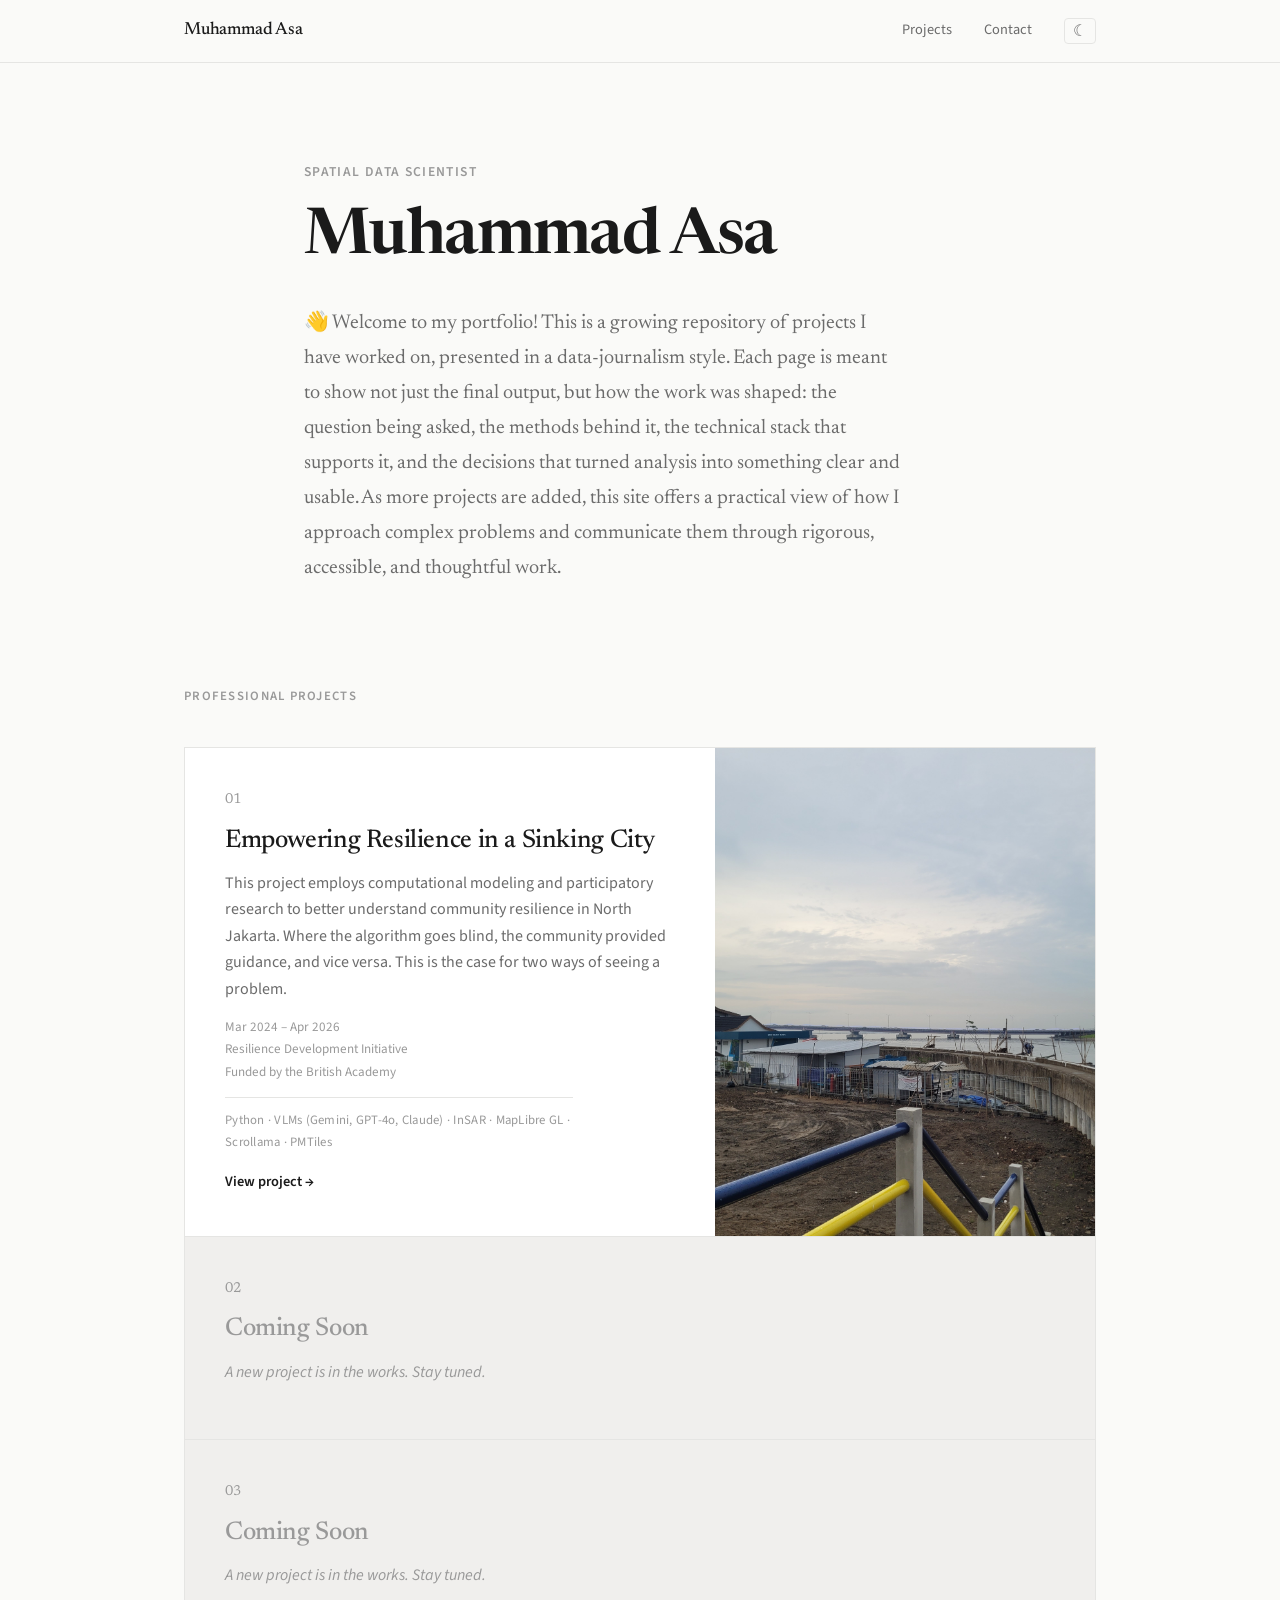
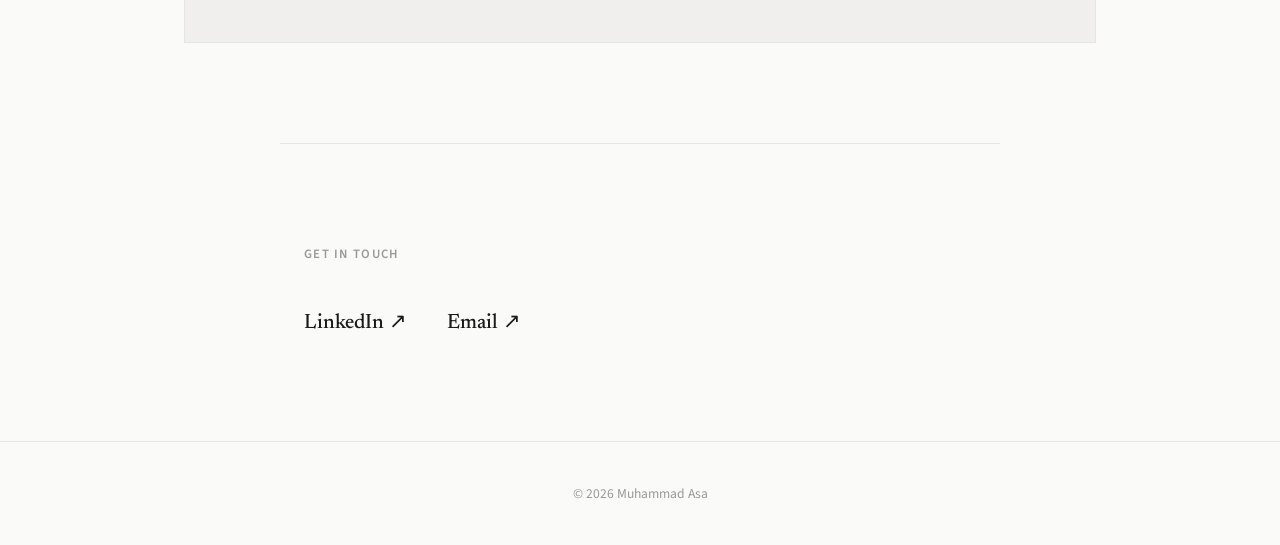
<file: index.html>
<!DOCTYPE html>
<html lang="en">
<head>
    <meta charset="UTF-8">
    <meta name="viewport" content="width=device-width, initial-scale=1.0">
    <title>Muhammad Asa — Spatial Data Scientist</title>

    <!-- Fonts: Newsreader (editorial serif) + Source Sans 3 (clean body) -->
    <link rel="preconnect" href="https://fonts.googleapis.com">
    <link rel="preconnect" href="https://fonts.gstatic.com" crossorigin>
    <link href="https://fonts.googleapis.com/css2?family=Newsreader:ital,opsz,wght@0,6..72,400;0,6..72,500;0,6..72,600;1,6..72,400&family=Source+Sans+3:wght@400;600&display=swap" rel="stylesheet">

    <!-- Shared favicon bundle -->
    <link rel="apple-touch-icon" sizes="180x180" href="apple-touch-icon.png">
    <link rel="icon" type="image/png" sizes="32x32" href="favicon-32x32.png">
    <link rel="icon" type="image/png" sizes="16x16" href="favicon-16x16.png">
    <link rel="icon" href="favicon.ico" sizes="any">
    <link rel="manifest" href="site.webmanifest">
    <meta name="theme-color" content="#ffffff">

    <link rel="stylesheet" href="style.css">
</head>
<body>

    <!-- NAVIGATION -->
    <nav class="nav">
        <div class="nav-inner">
            <a href="/" class="nav-logo">Muhammad Asa</a>
            <div class="nav-links">
                <a href="#projects">Projects</a>
                <a href="#contact">Contact</a>
                <button id="theme-toggle" class="theme-toggle" aria-label="Toggle dark mode">
                    <span class="theme-toggle-icon" aria-hidden="true"></span>
                </button>
            </div>
        </div>
    </nav>

    <!-- HERO / INTRO -->
    <header class="hero">
        <p class="hero-label">Spatial Data Scientist</p>
        <h1 class="hero-title">Muhammad Asa</h1>
        <p class="hero-bio">
            👋 Welcome to my portfolio! This is a growing repository of projects I have worked on,
            presented in a data-journalism style. Each page is meant to show not
            just the final output, but how the work was shaped: the question being asked, the
            methods behind it, the technical stack that supports it, and the decisions that turned
            analysis into something clear and usable. As more projects are added, this site offers
            a practical view of how I approach complex problems and communicate them through
            rigorous, accessible, and thoughtful work.
        </p>
    </header>

    <!-- PROFESSIONAL PROJECTS -->
    <section id="projects" class="projects">
        <h2 class="section-label">Professional Projects</h2>
        <div class="project-grid">

            <!-- Project 1: Jakarta Flood Risk (British Academy) -->
            <a href="jakarta-flood/" class="project-card project-card--featured">
                <div class="project-card-body">
                    <span class="project-number">01</span>
                    <h3 class="project-title">Empowering Resilience in a Sinking City</h3>
                    <p class="project-desc">
                        This project employs computational modeling and participatory research to better understand community resilience in North Jakarta. Where the algorithm goes blind, the community provided guidance, and vice versa. This is the case for two ways of seeing a problem.
                    </p>
                    <ul class="project-meta">
                        <li>Mar 2024 – Apr 2026</li>
                        <li>Resilience Development Initiative</li>
                        <li>Funded by the British Academy</li>
                    </ul>
                    <span class="project-tags">Python · VLMs (Gemini, GPT-4o, Claude) · InSAR · MapLibre GL · Scrollama · PMTiles</span>
                    <span class="project-cta">View project →</span>
                </div>
                <div class="project-card-media" aria-hidden="true">
                    <img src="jakarta-flood/img/q6.jpeg"
                         alt=""
                         class="project-card-image"
                         loading="lazy">
                </div>
            </a>

            <!-- Project 2: TBD -->
            <div class="project-card project-card--placeholder">
                <span class="project-number">02</span>
                <h3 class="project-title">Coming Soon</h3>
                <p class="project-desc">
                    <!-- TODO: Add narrative/description -->
                    A new project is in the works. Stay tuned.
                </p>
            </div>

            <!-- Project 3: TBD -->
            <div class="project-card project-card--placeholder">
                <span class="project-number">03</span>
                <h3 class="project-title">Coming Soon</h3>
                <p class="project-desc">
                    <!-- TODO: Add narrative/description -->
                    A new project is in the works. Stay tuned.
                </p>
            </div>

        </div>
    </section>

    <!-- CONTACT -->
    <section id="contact" class="contact">
        <h2 class="section-label">Get in Touch</h2>
        <div class="contact-links">
            <a href="https://www.linkedin.com/in/muhammadasa/" class="contact-link" target="_blank" rel="noopener">
                LinkedIn ↗
            </a>
            <a href="mailto:mhdasa10@gmail.com" class="contact-link">
                Email ↗
            </a>
        </div>
    </section>

    <!-- FOOTER -->
    <footer class="footer">
        <p>© 2026 Muhammad Asa</p>
    </footer>

    <script>
        // Theme system (shared with project pages via portfolio-theme key)
        (function () {
            const THEME_STORAGE_KEY = 'portfolio-theme';
            const systemThemeQuery = window.matchMedia('(prefers-color-scheme: dark)');

            function getStoredTheme() {
                return localStorage.getItem(THEME_STORAGE_KEY);
            }

            function getTheme() {
                return getStoredTheme() || (systemThemeQuery.matches ? 'dark' : 'light');
            }

            function apply(theme) {
                document.documentElement.setAttribute('data-theme', theme);
                const btn = document.getElementById('theme-toggle');
                if (btn) btn.setAttribute('aria-label', theme === 'dark' ? 'Switch to light mode' : 'Switch to dark mode');
            }

            apply(getTheme());

            document.getElementById('theme-toggle')?.addEventListener('click', () => {
                const nextTheme = document.documentElement.getAttribute('data-theme') === 'dark' ? 'light' : 'dark';
                localStorage.setItem(THEME_STORAGE_KEY, nextTheme);
                apply(nextTheme);
            });

            systemThemeQuery.addEventListener('change', (e) => {
                if (!getStoredTheme()) {
                    apply(e.matches ? 'dark' : 'light');
                }
            });
        })();
    </script>
</body>
</html>
</file>
<file: style.css>
/* ============================================
   DESIGN TOKENS
   ============================================ */
:root {
    /* Typography */
    --font-display: 'Newsreader', Georgia, serif;
    --font-body: 'Source Sans 3', -apple-system, sans-serif;

    /* Colors — muted editorial palette */
    --color-bg: #fafaf8;
    --color-surface: #ffffff;
    --color-text: #1a1a1a;
    --color-text-secondary: #6b6b6b;
    --color-text-tertiary: #999999;
    --color-accent: #2a2a2a;
    --color-border: #e5e5e3;
    --color-card-hover: #f5f5f3;
    --color-placeholder-bg: #f0efed;
    --color-bg-rgb: 250, 250, 248;

    /* Spacing */
    --section-gap: 100px;
    --content-width: 720px;
    --wide-width: 960px;
}

[data-theme="dark"] {
    --color-bg: #121212;
    --color-surface: #1e1e1e;
    --color-text: #e8e6e3;
    --color-text-secondary: #b0aea8;
    --color-text-tertiary: #8a8880;
    --color-accent: #e8e6e3;
    --color-border: #2a2a28;
    --color-card-hover: #252523;
    --color-placeholder-bg: #1a1a18;
    --color-bg-rgb: 18, 18, 18;
}

/* ============================================
   RESET & BASE
   ============================================ */
*,
*::before,
*::after {
    margin: 0;
    padding: 0;
    box-sizing: border-box;
}

html {
    scroll-behavior: smooth;
    -webkit-font-smoothing: antialiased;
    -moz-osx-font-smoothing: grayscale;
}

body {
    font-family: var(--font-body);
    font-size: 1.05rem;
    line-height: 1.7;
    color: var(--color-text);
    background-color: var(--color-bg);
}

a {
    color: inherit;
    text-decoration: none;
}

/* ============================================
   NAVIGATION
   ============================================ */
.nav {
    position: fixed;
    top: 0;
    left: 0;
    right: 0;
    z-index: 100;
    background: rgba(var(--color-bg-rgb), 0.9);
    backdrop-filter: blur(12px);
    -webkit-backdrop-filter: blur(12px);
    border-bottom: 1px solid var(--color-border);
}

.nav-inner {
    max-width: var(--wide-width);
    margin: 0 auto;
    padding: 16px 24px;
    display: flex;
    justify-content: space-between;
    align-items: center;
}

.nav-logo {
    font-family: var(--font-display);
    font-size: 1.1rem;
    font-weight: 500;
    letter-spacing: -0.01em;
}

.nav-links {
    display: flex;
    gap: 32px;
}

.nav-links a {
    font-size: 0.9rem;
    color: var(--color-text-secondary);
    transition: color 0.2s ease;
}

.nav-links a:hover {
    color: var(--color-text);
}

/* Theme toggle */
.theme-toggle {
    background: none;
    border: 1px solid var(--color-border);
    border-radius: 4px;
    padding: 4px 8px;
    cursor: pointer;
    font-size: 1rem;
    line-height: 1;
    color: var(--color-text-secondary);
    transition: color 0.2s, border-color 0.2s;
}

.theme-toggle:hover {
    color: var(--color-text);
    border-color: var(--color-text-tertiary);
}

[data-theme="light"] .theme-toggle-icon::before,
:root:not([data-theme]) .theme-toggle-icon::before {
    content: '\263E'; /* moon */
}

[data-theme="dark"] .theme-toggle-icon::before {
    content: '\2600'; /* sun */
}

/* ============================================
   SHARED: SECTION LABEL
   ============================================ */
.section-label {
    font-family: var(--font-body);
    font-size: 0.8rem;
    font-weight: 600;
    text-transform: uppercase;
    letter-spacing: 0.1em;
    color: var(--color-text-tertiary);
    margin-bottom: 40px;
}

/* ============================================
   HERO
   ============================================ */
.hero {
    max-width: var(--content-width);
    margin: 0 auto;
    padding: 160px 24px var(--section-gap);
}

.hero-label {
    font-family: var(--font-body);
    font-size: 0.85rem;
    font-weight: 600;
    text-transform: uppercase;
    letter-spacing: 0.1em;
    color: var(--color-text-tertiary);
    margin-bottom: 20px;
}

.hero-title {
    font-family: var(--font-display);
    font-size: clamp(2.8rem, 6vw, 4rem);
    font-weight: 600;
    line-height: 1.1;
    letter-spacing: -0.025em;
    color: var(--color-text);
    margin-bottom: 32px;
}

.hero-bio {
    font-family: var(--font-display);
    font-size: 1.25rem;
    line-height: 1.75;
    color: var(--color-text-secondary);
    max-width: 600px;
}

/* ============================================
   CV SECTIONS (Education, Experience, Awards, Skills)
   ============================================ */
.cv-section {
    border-top: 1px solid var(--color-border);
    padding: var(--section-gap) 24px;
}

.cv-section-inner {
    max-width: var(--content-width);
    margin: 0 auto;
}

/* --- Individual CV entry --- */
.cv-entry {
    margin-bottom: 48px;
}

.cv-entry:last-child {
    margin-bottom: 0;
}

.cv-entry-header {
    display: flex;
    justify-content: space-between;
    align-items: baseline;
    flex-wrap: wrap;
    gap: 8px;
    margin-bottom: 6px;
}

.cv-entry-title {
    font-family: var(--font-display);
    font-size: 1.2rem;
    font-weight: 500;
    line-height: 1.35;
    color: var(--color-text);
}

.cv-entry-date {
    font-size: 0.85rem;
    color: var(--color-text-tertiary);
    white-space: nowrap;
    flex-shrink: 0;
}

.cv-entry-subtitle {
    font-size: 0.95rem;
    color: var(--color-text-secondary);
    margin-bottom: 14px;
    line-height: 1.55;
}

.cv-entry-detail {
    font-size: 0.98rem;
    color: var(--color-text-secondary);
    line-height: 1.65;
}

/* --- Bullet lists inside CV entries --- */
.cv-list {
    list-style: none;
    padding: 0;
}

.cv-list li {
    position: relative;
    padding-left: 18px;
    font-size: 0.98rem;
    color: var(--color-text-secondary);
    line-height: 1.65;
    margin-bottom: 10px;
}

.cv-list li:last-child {
    margin-bottom: 0;
}

/* Subtle dash instead of default bullet */
.cv-list li::before {
    content: '–';
    position: absolute;
    left: 0;
    color: var(--color-text-tertiary);
}

/* --- Skills grid --- */
.skills-grid {
    display: grid;
    grid-template-columns: 1fr 1fr;
    gap: 40px;
}

.skill-group-title {
    font-family: var(--font-display);
    font-size: 1.05rem;
    font-weight: 500;
    margin-bottom: 8px;
    color: var(--color-text);
}

.skill-group-detail {
    font-size: 0.95rem;
    color: var(--color-text-secondary);
    line-height: 1.6;
}

/* ============================================
   PROJECTS
   ============================================ */
.projects {
    max-width: var(--wide-width);
    margin: 0 auto;
    padding: 0 24px var(--section-gap);
}

.project-grid {
    display: grid;
    grid-template-columns: 1fr;
    gap: 1px;
    background: var(--color-border);
    border: 1px solid var(--color-border);
}

/* --- Active project card (clickable) --- */
.project-card {
    display: block;
    background: var(--color-surface);
    padding: 40px;
    transition: background-color 0.2s ease;
}

.project-card--featured {
    display: grid;
    grid-template-columns: minmax(0, 1fr) 380px;
    gap: 0;
    align-items: stretch;
    padding: 0;
}

.project-card-body {
    min-width: 0;
    padding: 40px;
}

a.project-card:hover {
    background-color: var(--color-card-hover);
}

.project-number {
    font-family: var(--font-display);
    font-size: 0.9rem;
    color: var(--color-text-tertiary);
    display: block;
    margin-bottom: 12px;
}

.project-title {
    font-family: var(--font-display);
    font-size: 1.6rem;
    font-weight: 500;
    line-height: 1.3;
    letter-spacing: -0.015em;
    margin-bottom: 12px;
}

.project-desc {
    font-size: 1rem;
    color: var(--color-text-secondary);
    line-height: 1.65;
    max-width: 56ch;
    margin-bottom: 14px;
}

.project-meta {
    list-style: none;
    padding: 0;
    font-size: 0.82rem;
    color: var(--color-text-tertiary);
    line-height: 1.7;
    margin-bottom: 14px;
}

.project-card-media {
    position: relative;
    overflow: hidden;
    background: var(--color-placeholder-bg);
}

.project-card-image {
    position: absolute;
    inset: 0;
    display: block;
    width: 100%;
    height: 100%;
    object-fit: cover;
    object-position: center 42%;
}

.project-tags {
    display: block;
    font-size: 0.8rem;
    color: var(--color-text-tertiary);
    letter-spacing: 0.02em;
    border-top: 1px solid var(--color-border);
    padding-top: 12px;
    margin-bottom: 14px;
    max-width: 58ch;
}

.project-cta {
    font-size: 0.9rem;
    font-weight: 600;
    color: var(--color-text);
    transition: opacity 0.2s ease;
}

a.project-card:hover .project-cta {
    opacity: 0.7;
}

/* --- Placeholder cards (not clickable) --- */
.project-card--placeholder {
    background: var(--color-placeholder-bg);
    cursor: default;
}

.project-card--placeholder .project-title {
    color: var(--color-text-tertiary);
}

.project-card--placeholder .project-desc {
    color: var(--color-text-tertiary);
    font-style: italic;
}

/* ============================================
   CONTACT
   ============================================ */
.contact {
    border-top: 1px solid var(--color-border);
    max-width: var(--content-width);
    margin: 0 auto;
    padding: var(--section-gap) 24px;
}

.contact-links {
    display: flex;
    gap: 40px;
}

.contact-link {
    font-family: var(--font-display);
    font-size: 1.3rem;
    font-weight: 500;
    color: var(--color-text);
    transition: opacity 0.2s ease;
}

.contact-link:hover {
    opacity: 0.6;
}

/* ============================================
   FOOTER
   ============================================ */
.footer {
    border-top: 1px solid var(--color-border);
    padding: 40px 24px;
    text-align: center;
}

.footer p {
    font-size: 0.85rem;
    color: var(--color-text-tertiary);
}

/* ============================================
   RESPONSIVE
   ============================================ */
@media (max-width: 640px) {
    :root {
        --section-gap: 72px;
    }

    .hero {
        padding-top: 120px;
    }

    .hero-bio {
        font-size: 1.1rem;
    }

    .cv-entry-header {
        flex-direction: column;
        gap: 2px;
    }

    .skills-grid {
        grid-template-columns: 1fr;
        gap: 28px;
    }

    .project-card {
        padding: 28px 20px;
    }

    .project-card--featured {
        grid-template-columns: 1fr;
        gap: 0;
        padding: 20px;
    }

    .project-card-body {
        padding: 16px 0 0;
    }

    .project-card-media {
        order: -1;
        width: 100%;
        aspect-ratio: 16 / 9;
        height: auto;
        margin: 0;
        border-radius: 4px;
    }

    .project-title {
        font-size: 1.3rem;
    }

    .contact-links {
        flex-direction: column;
        gap: 20px;
    }
}
</file>
